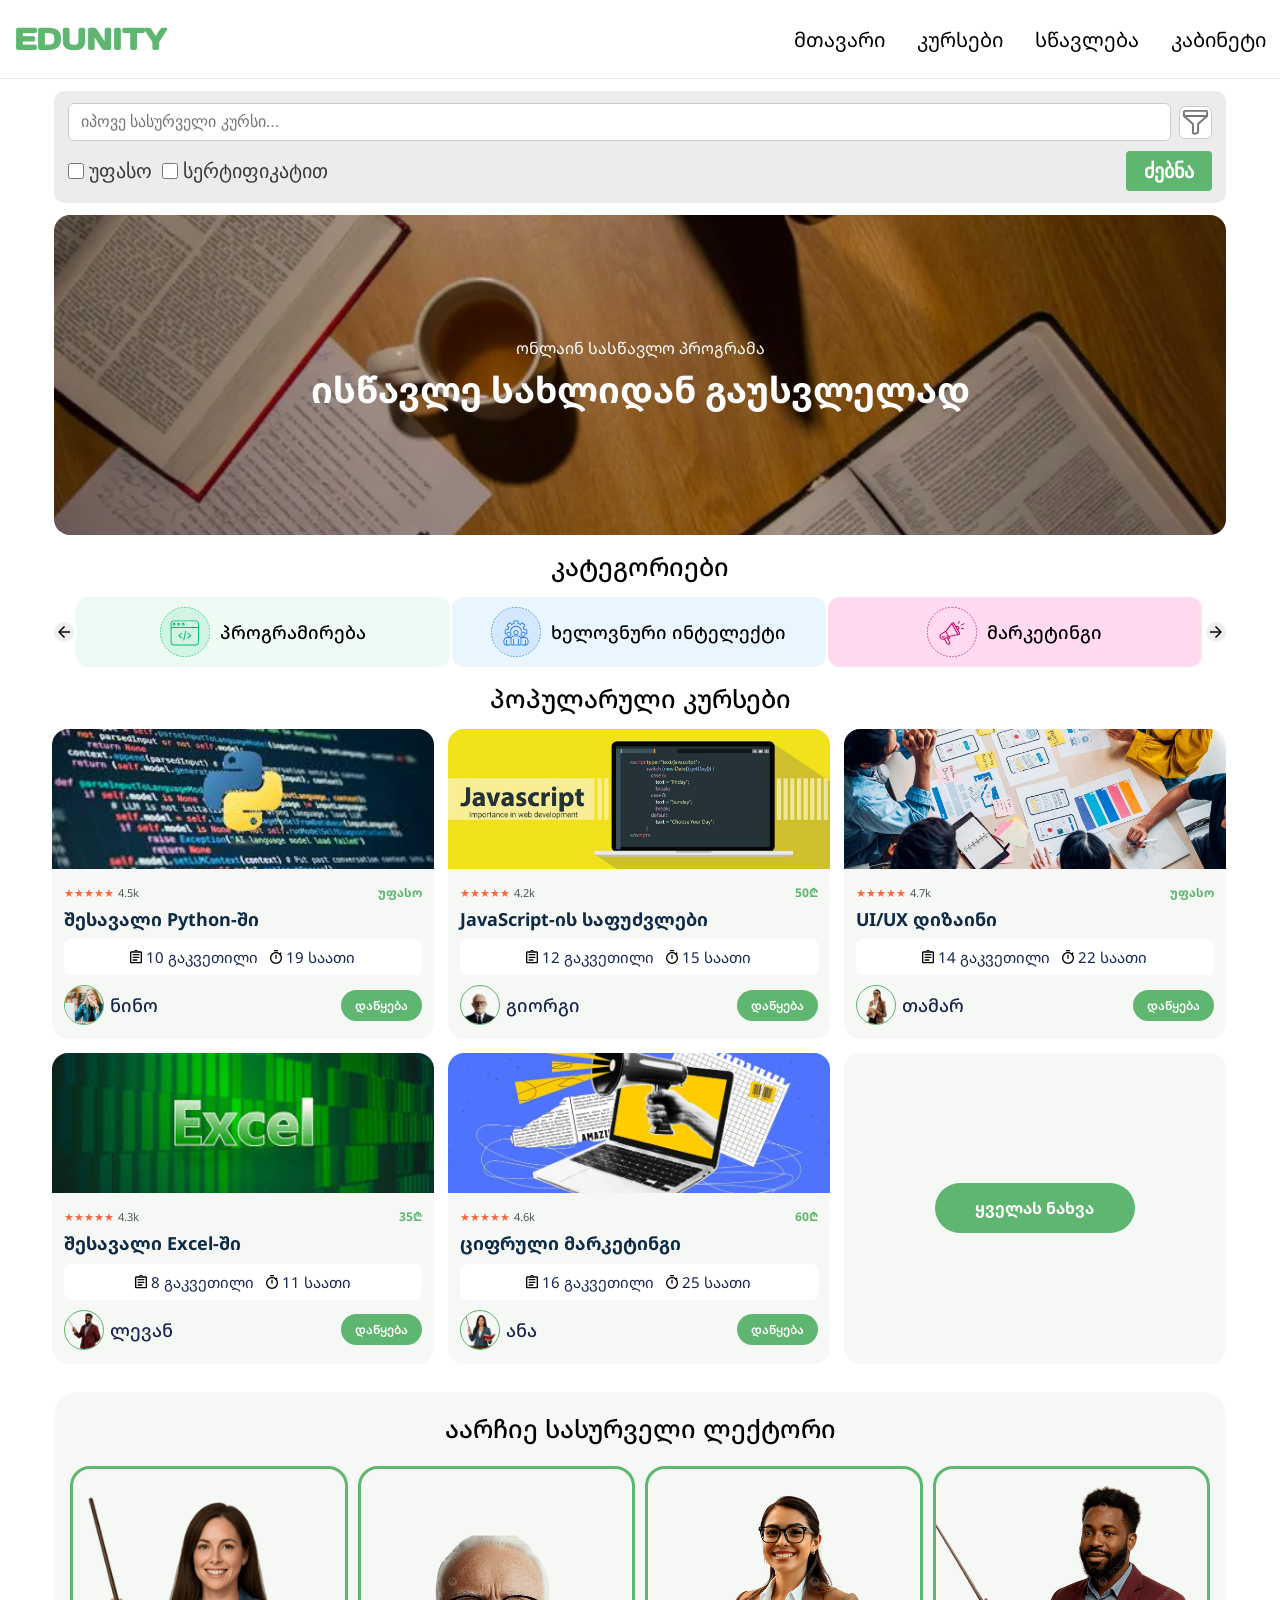
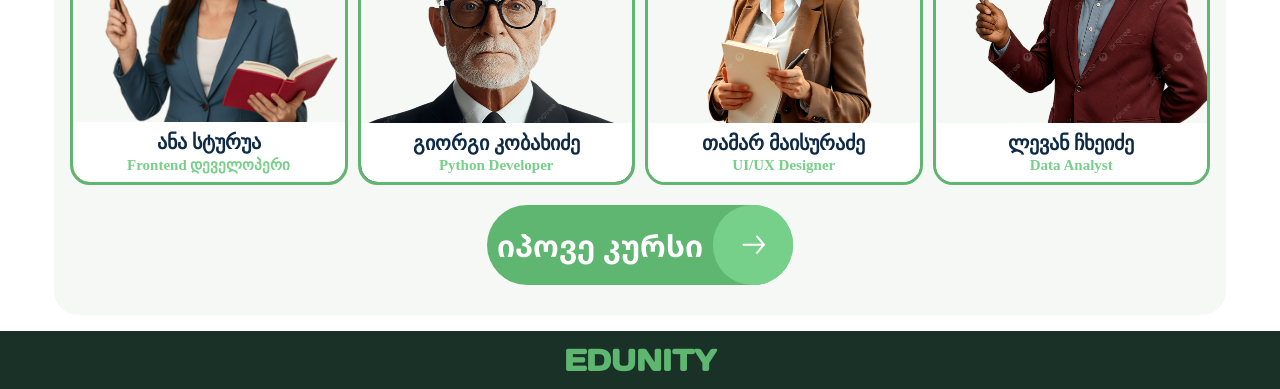
<file: index.html>
<!DOCTYPE html>
<html lang="en">
<head>
    <meta charset="UTF-8">
    <meta name="viewport" content="width=device-width, initial-scale=1.0">
    <title>Document</title>
    <link rel="stylesheet" href="css/syle.css">
    <link rel="preconnect" href="https://fonts.googleapis.com">
<link rel="preconnect" href="https://fonts.gstatic.com" crossorigin>
<link href="https://fonts.googleapis.com/css2?family=Barlow&family=Bellefair&family=Days+One&family=Noto+Sans+Georgian:wght@100;400;700&display=swap" rel="stylesheet">
<link href="https://fonts.googleapis.com/css2?family=Barlow:ital,wght@0,100;0,200;0,300;0,400;0,500;0,600;0,700;0,800;0,900;1,100;1,200;1,300;1,400;1,500;1,600;1,700;1,800;1,900&family=Bellefair&family=Days+One&display=swap" rel="stylesheet">
</head>
<body>
    <div class="overlay" id="overlay"></div>

    <header>
        <div class="header-container">
            <div class="logo-burger-container">
                <a href="./index.html" class="logo">EDUNITY</a>
                <img src="assets/icon-menu.svg" class="burger" id="burger-button">
            </div>
            <nav id="nav">
                <button class="close" id="close-button"><img src="assets/icon-close.svg" class="close-image"></button>
                <ul>
                    <li>მთავარი</li>
                    <li>კურსები</li>
                    <li>სწავლება</li>
                    <li><a  href="pages/login.html">კაბინეტი</a></li>
                </ul>
            </nav>


            </div>
        </div>
    </header>
    <div class="rest">
        <div class="search-container">
            <div class="search-pirveli">
                <div class="srch-input">
                    <input type="text" placeholder="იპოვე სასურველი კურსი...">
                </div>
                <button class="filtri" aria-label="ფილტრი">
                    <img src="assets/filter-alt-svgrepo-com.svg" alt="">
                </button>
            </div>
            <div class="search-meore">
                <label class="checkbox">
                    <input type="checkbox"> უფასო
                </label>
                <label class="checkbox">
                    <input type="checkbox"> სერტიფიკატით
                </label>
                <button class="dzebna">ძებნა</button>
            </div>
        </div>
        
        <div class="hero">
            <img src="assets/6a271e3eb98daaae9f1831e6300ee89a94a3ac52.png" alt=""class= "hero-picture">
            <div class="hero-text">
                <p>ონლაინ სასწავლო პროგრამა</p>
                <h1>ისწავლე სახლიდან გაუსვლელად</h1>
            </div>
        </div>
        <div class="kategoriebi">
            
            <p>კატეგორიები</p>
            <div>
                <button class="arrow" id="wina"><img src="assets/left button.png" alt=""></button>
                <div class="cards">
                    <div class="cards-container" id="cards-container">
                        <div class="card1">
                            <img src="assets/programireba.svg" alt="">
                            <p>პროგრამირება</p>
                        </div>
                        <div class="card2">
                            <img src="assets/xelovnuri-inteleqti.svg"  alt="">
                            <p>ხელოვნური ინტელექტი</p>
                        </div>
                        <div class="card3">
                            <img src="assets/marketingi.svg" alt="">
                            <p>მარკეტინგი</p>
                        </div>
                        <div class="card4">
                            <img src="assets/ux-ui.svg" alt="">
                            <p>UX/UI დიზაინი</p>
                        </div>
                        <div class="card5">
                            <img src="assets/video-editingi.svg" alt="">
                            <p>ვიდეო ედითინგი</p>
                        </div>
                        <div class="card6">
                            <img src="assets/grafikuli-dizaini.svg" alt="">
                            <p>გრაფიკული დიზაინი</p>
                        </div>
                    </div>
                </div>
                <button class="arrow" id="shemdegi"><img src="assets/right button.png" alt=""></button>
            </div>
            
        </div>
        <div class="kursebi">
            <p class="pop-kursebi">პოპულარული კურსები</p>
            <div class="kursebi-scroll">
                <div class="kursebi-container">

                </div>
            </div>
        </div>
        <div class="leqtorebi">
            <div class="aarchie-leqtori">აარჩიე სასურველი ლექტორი</div>
                
                <div class="leqtorebis-fotoebi">
                </div>
                <button class="ipove-kursi-button">
                    <p>იპოვე კურსი</p>
                    <img src="assets/ipove-kursi-arrow.svg" alt="" class="ipove-kursi-arrow">
                </button>
            </div>
            

        </div>
    </div>

    <footer><p>EDUNITY</p></footer>
<script src="js/main.js"></script>
</body>
</html>
</file>
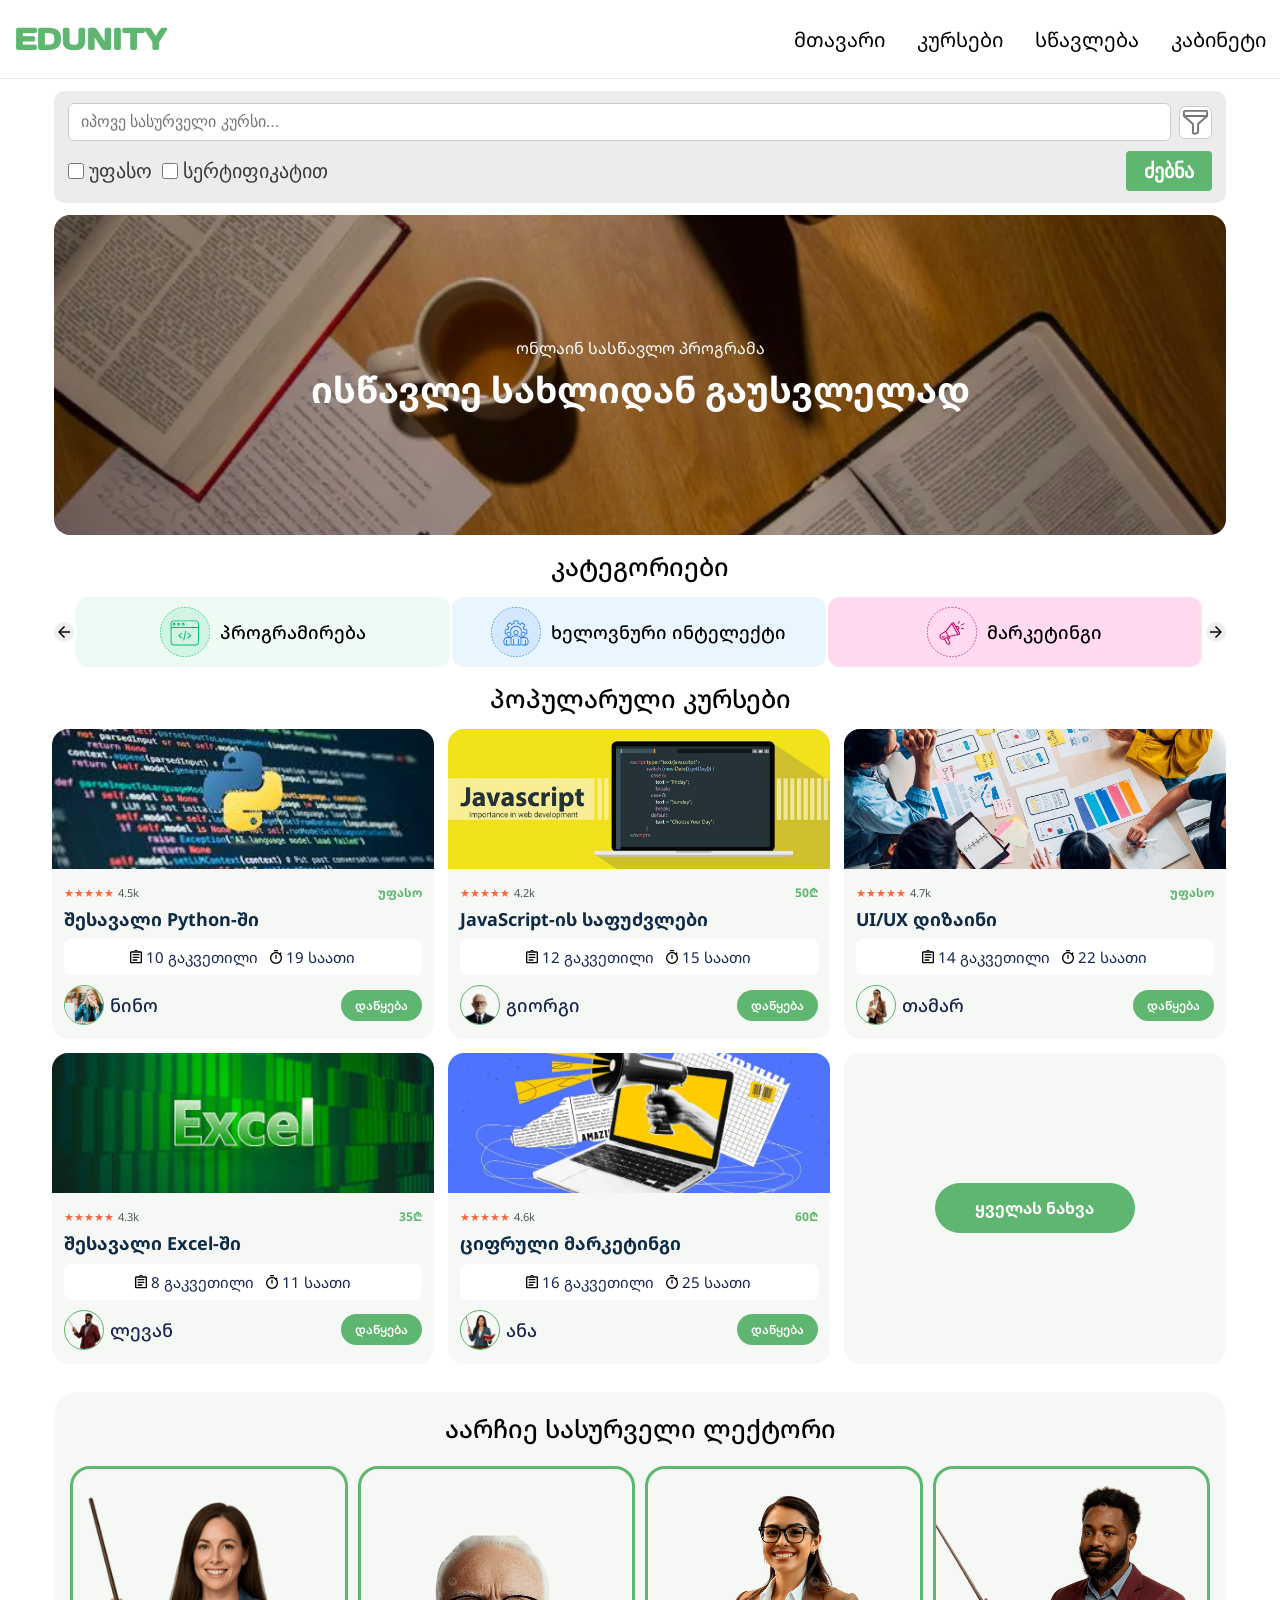
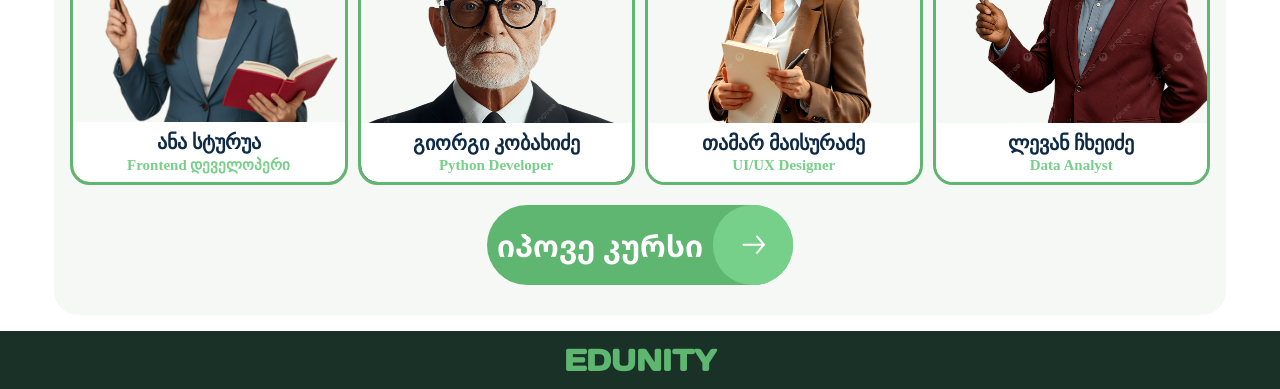
<file: frontend-finaluri/index.html>
<!DOCTYPE html>
<html lang="en">
<head>
    <meta charset="UTF-8">
    <meta name="viewport" content="width=device-width, initial-scale=1.0">
    <title>Document</title>
    <link rel="stylesheet" href="/css/syle.css">
    <link rel="preconnect" href="https://fonts.googleapis.com">
<link rel="preconnect" href="https://fonts.gstatic.com" crossorigin>
<link href="https://fonts.googleapis.com/css2?family=Barlow&family=Bellefair&family=Days+One&family=Noto+Sans+Georgian:wght@100;400;700&display=swap" rel="stylesheet">
<link href="https://fonts.googleapis.com/css2?family=Barlow:ital,wght@0,100;0,200;0,300;0,400;0,500;0,600;0,700;0,800;0,900;1,100;1,200;1,300;1,400;1,500;1,600;1,700;1,800;1,900&family=Bellefair&family=Days+One&display=swap" rel="stylesheet">
</head>
<body>
    <div class="overlay" id="overlay"></div>

    <header>
        <div class="header-container">
            <div class="logo-burger-container">
                <a href="index.html" class="logo">EDUNITY</a>
                <img src="assets/icon-menu.svg" class="burger" id="burger-button">
            </div>
            <nav id="nav">
                <button class="close" id="close-button"><img src="/assets/icon-close.svg" class="close-image"></button>
                <ul>
                    <li>მთავარი</li>
                    <li>კურსები</li>
                    <li>სწავლება</li>
                    <li><a  href="pages/login.html">კაბინეტი</a></li>
                </ul>
            </nav>


            </div>
        </div>
    </header>
    <div class="rest">
        <div class="search-container">
            <div class="search-pirveli">
                <div class="srch-input">
                    <input type="text" placeholder="იპოვე სასურველი კურსი...">
                </div>
                <button class="filtri" aria-label="ფილტრი">
                    <img src="/assets/filter-alt-svgrepo-com.svg" alt="">
                </button>
            </div>
            <div class="search-meore">
                <label class="checkbox">
                    <input type="checkbox"> უფასო
                </label>
                <label class="checkbox">
                    <input type="checkbox"> სერტიფიკატით
                </label>
                <button class="dzebna">ძებნა</button>
            </div>
        </div>
        
        <div class="hero">
            <img src="/assets/6a271e3eb98daaae9f1831e6300ee89a94a3ac52.png" alt=""class= "hero-picture">
            <div class="hero-text">
                <p>ონლაინ სასწავლო პროგრამა</p>
                <h1>ისწავლე სახლიდან გაუსვლელად</h1>
            </div>
        </div>
        <div class="kategoriebi">
            
            <p>კატეგორიები</p>
            <div>
                <button class="arrow" id="wina"><img src="/assets/left button.png" alt=""></button>
                <div class="cards">
                    <div class="cards-container" id="cards-container">
                        <div class="card1">
                            <img src="/assets/programireba.svg" alt="">
                            <p>პროგრამირება</p>
                        </div>
                        <div class="card2">
                            <img src="/assets/xelovnuri-inteleqti.svg"  alt="">
                            <p>ხელოვნური ინტელექტი</p>
                        </div>
                        <div class="card3">
                            <img src="/assets/marketingi.svg" alt="">
                            <p>მარკეტინგი</p>
                        </div>
                        <div class="card4">
                            <img src="/assets/ux-ui.svg" alt="">
                            <p>UX/UI დიზაინი</p>
                        </div>
                        <div class="card5">
                            <img src="/assets/video-editingi.svg" alt="">
                            <p>ვიდეო ედითინგი</p>
                        </div>
                        <div class="card6">
                            <img src="/assets/grafikuli-dizaini.svg" alt="">
                            <p>გრაფიკული დიზაინი</p>
                        </div>
                    </div>
                </div>
                <button class="arrow" id="shemdegi"><img src="/assets/right button.png" alt=""></button>
            </div>
            
        </div>
        <div class="kursebi">
            <p class="pop-kursebi">პოპულარული კურსები</p>
            <div class="kursebi-scroll">
                <div class="kursebi-container">

                </div>
            </div>
        </div>
        <div class="leqtorebi">
            <div class="aarchie-leqtori">აარჩიე სასურველი ლექტორი</div>
                
                <div class="leqtorebis-fotoebi">
                </div>
                <button class="ipove-kursi-button">
                    <p>იპოვე კურსი</p>
                    <img src="/assets/ipove-kursi-arrow.svg" alt="" class="ipove-kursi-arrow">
                </button>
            </div>
            

        </div>
    </div>

    <footer><p>EDUNITY</p></footer>
<script src="js/main.js"></script>
</body>
</html>
</file>
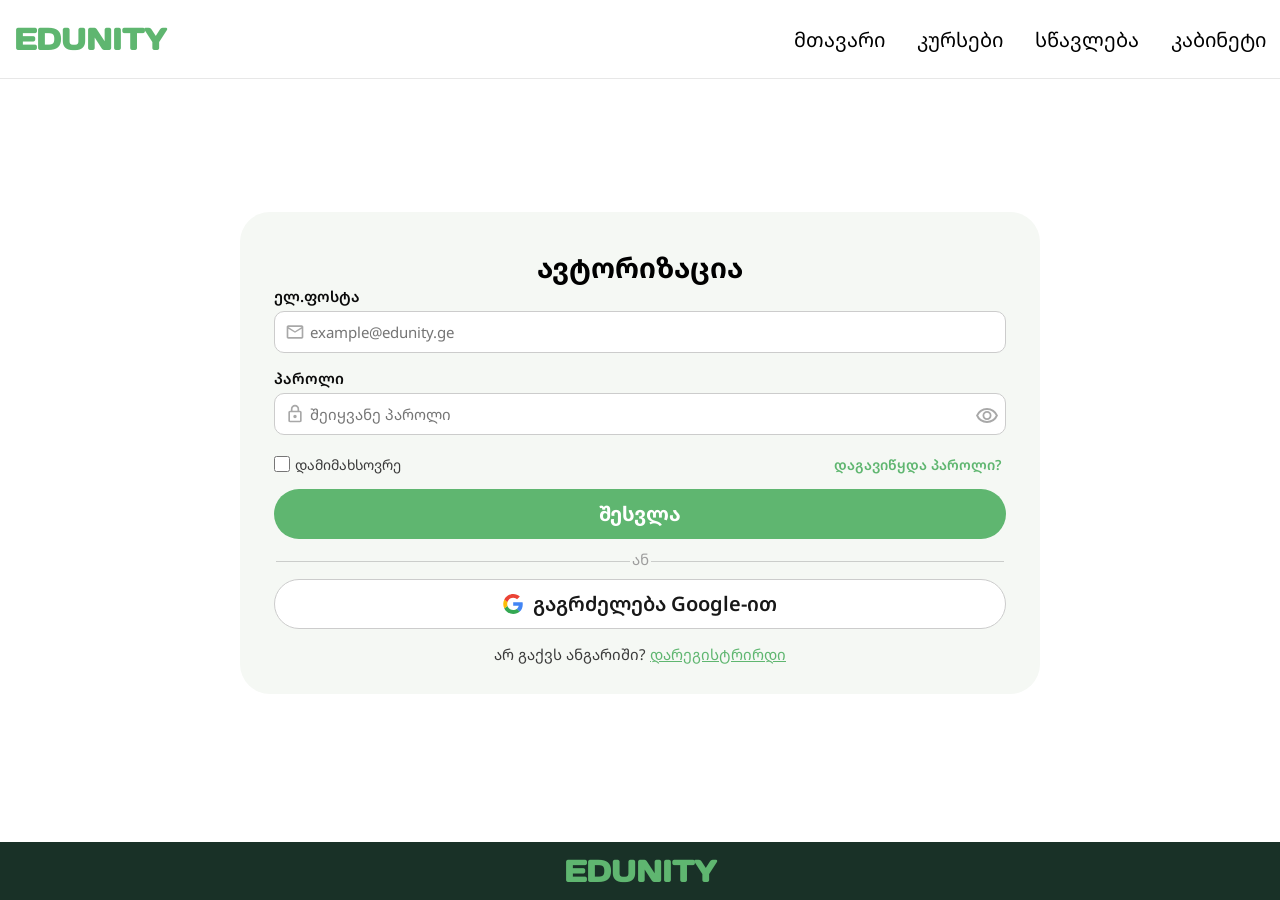
<file: pages/login.html>
<!DOCTYPE html>
<html lang="ka">
<head>
    <meta charset="UTF-8">
    <meta name="viewport" content="width=device-width, initial-scale=1.0">
    <title>შესვლა | EDUNITY</title>

    <link rel="stylesheet" href="../css/syle.css">
    <link rel="stylesheet" href="../css/autorizacia.css">

    <link rel="preconnect" href="https://fonts.googleapis.com">
    <link rel="preconnect" href="https://fonts.gstatic.com" crossorigin>
    <link href="https://fonts.googleapis.com/css2?family=Barlow&family=Bellefair&family=Days+One&family=Noto+Sans+Georgian:wght@100;400;700&display=swap" rel="stylesheet">
</head>

<body>
    <div class="overlay" id="overlay"></div>

    <header>
        <div class="header-container">
            <div class="logo-burger-container">
                <a href="../index.html" class="logo">EDUNITY</a>
                <img src="../assets/icon-menu.svg" class="burger" id="burger-button">
            </div>

            <nav id="nav">
                <button class="close" id="close-button">
                    <img src="../assets/icon-close.svg" class="close-image">
                </button>

                <ul>
                    <li>მთავარი</li>
                    <li>კურსები</li>
                    <li>სწავლება</li>
                    <li>კაბინეტი</li>
                </ul>
            </nav>
        </div>
    </header>

    <div class="rest">
        <main class="avtorizacia-container">
            <div class="avtorizacia-card">

                <div class="avtorizacia-satauri">
                    <h1>ავტორიზაცია</h1>
                </div>

                <form class="avtorizacia-inputebi" id="login" novalidate>

                    <label class="avtorizaciis-veli">
                        <span class="velis-texti">ელ.ფოსტა</span>

                        <div class="velis-input">
                            <img src="../assets/mail.svg" alt="" class="avtorizacia-iconebi">

                            <input
                                type="email"
                                name="email"
                                id="meili"
                                placeholder="example@edunity.ge"
                                autocomplete="email"
                                required
                            >
                        </div>

                        <span class="avtorizacia-shecdoma" id="shecdomameilshi"></span>
                    </label>

                    <label class="avtorizaciis-veli">
                        <span class="velis-texti">პაროლი</span>

                        <div class="velis-input">
                            <img src="../assets/lock.svg" alt="" class="avtorizacia-iconebi">

                            <input
                                type="password"
                                name="password"
                                id="paroli"
                                placeholder="შეიყვანე პაროლი"
                                autocomplete="current-password"
                                required
                            >

                            <button type="button" class="avtorizacia-iconebi" id="parolisnaxva">
                                <img src="../assets/eye.svg" alt="" id="parolisnaxvaicon">
                            </button>
                        </div>

                        <span class="avtorizacia-shecdoma" id="shecdomaparolshi"></span>
                    </label>

                    <div class="avtorizacia-damimaxsovre">
                        <label class="checkbox">
                            <input type="checkbox">
                            დამიმახსოვრე
                        </label>

                        <a href="" class="avtorizacia-dagaviwyda">
                            დაგავიწყდა პაროლი?
                        </a>
                    </div>

                    <button type="submit" class="avtorizacia-dadastureba">
                        შესვლა
                    </button>

                    <div class="avtorizacia-an">
                        <span class="an-xazi"></span>
                        <span>ან</span>
                        <span class="an-xazi"></span>
                    </div>

                    <button type="button" class="avtorizacia-google">
                        <img src="../assets/google.svg" alt="">
                        გაგრძელება Google-ით
                    </button>

                </form>

                <p class="avtorizacia-footer">
                    არ გაქვს ანგარიში?
                    <a href="./register.html" class="avtorizacia-registracia-shesvla">
                        დარეგისტრირდი
                    </a>
                </p>

            </div>
        </main>
    </div>

    <footer>
        <p>EDUNITY</p>
    </footer>

    <script src="../js/login.js"></script>
</body>
</html>
</file>
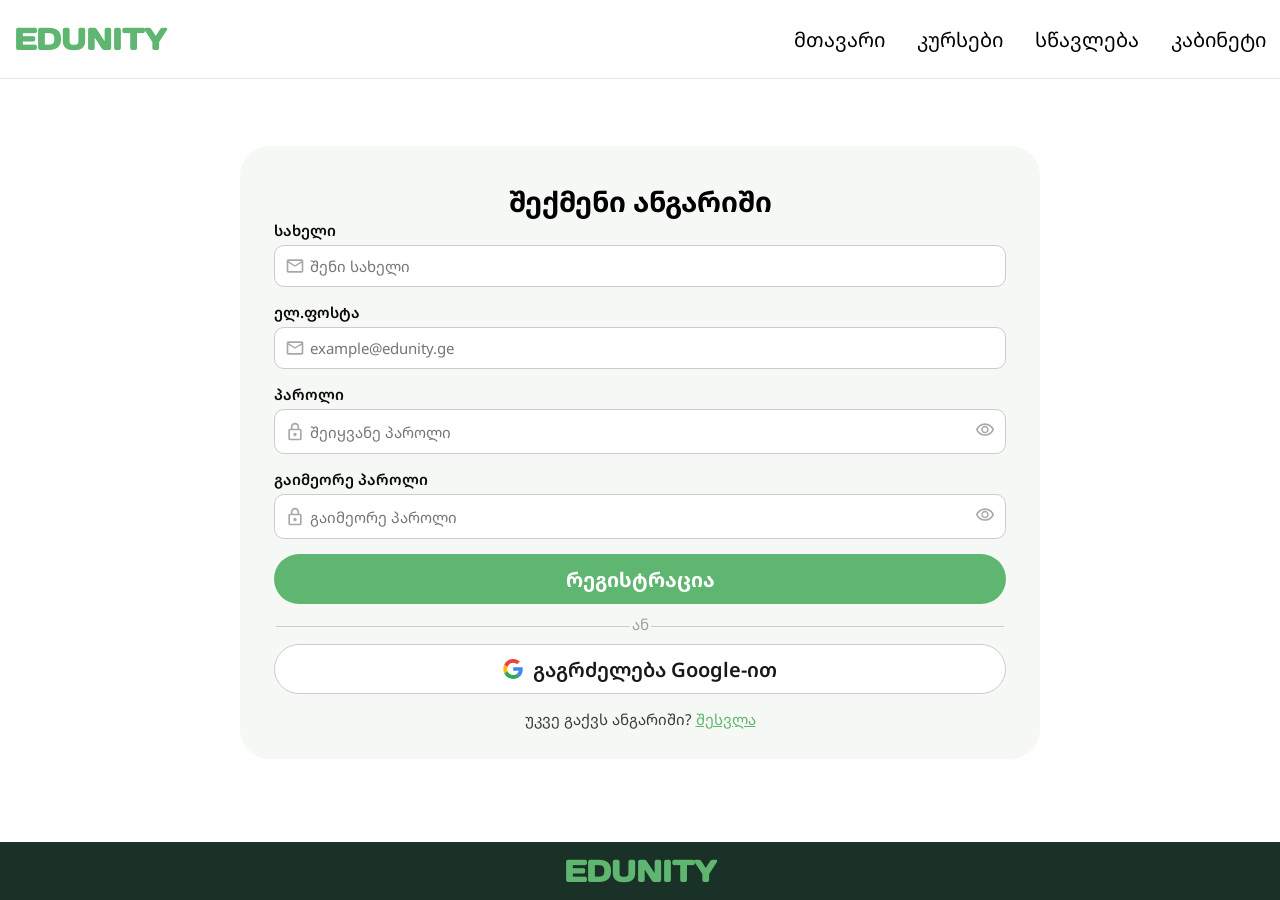
<file: pages/register.html>
<!DOCTYPE html>
<html lang="ka">
<head>
    <meta charset="UTF-8">
    <meta name="viewport" content="width=device-width, initial-scale=1.0">
    <title>რეგისტრაცია | EDUNITY</title>

    <link rel="stylesheet" href="../css/syle.css">
    <link rel="stylesheet" href="../css/autorizacia.css">

    <link rel="preconnect" href="https://fonts.googleapis.com">
    <link rel="preconnect" href="https://fonts.gstatic.com" crossorigin>
    <link href="https://fonts.googleapis.com/css2?family=Barlow&family=Bellefair&family=Days+One&family=Noto+Sans+Georgian:wght@100;400;700&display=swap" rel="stylesheet">
</head>

<body>
    <div class="overlay" id="overlay"></div>

    <header>
        <div class="header-container">

            <div class="logo-burger-container">
                <a href="../index.html" class="logo">EDUNITY</a>
                <img src="../assets/icon-menu.svg" class="burger" id="burger-button">
            </div>

            <nav id="nav">
                <button class="close" id="close-button">
                    <img src="../assets/icon-close.svg" class="close-image">
                </button>

                <ul>
                    <li>მთავარი</li>
                    <li>კურსები</li>
                    <li>სწავლება</li>
                    <li>კაბინეტი</li>
                </ul>
            </nav>

        </div>
    </header>

    <div class="rest">
        <main class="avtorizacia-container">

            <div class="avtorizacia-card">

                <div class="avtorizacia-satauri">
                    <h1>შექმენი ანგარიში</h1>
                </div>

                <form class="avtorizacia-inputebi" id="registracia" novalidate>

                    <label class="avtorizaciis-veli">
                        <span class="velis-texti">სახელი</span>

                        <div class="velis-input">
                            <img src="../assets/mail.svg" class="avtorizacia-iconebi">

                            <input type="text"
                                   id="saxeli"
                                   placeholder="შენი სახელი"
                                   autocomplete="name"
                                   required>
                        </div>

                        <span class="avtorizacia-shecdoma" id="shecdoma-saxelshi"></span>
                    </label>
                    <label class="avtorizaciis-veli">
                        <span class="velis-texti">ელ.ფოსტა</span>

                        <div class="velis-input">
                            <img src="../assets/mail.svg" class="avtorizacia-iconebi">

                            <input type="email"
                                   id="meili"
                                   placeholder="example@edunity.ge"
                                   autocomplete="email"
                                   required>
                        </div>

                        <span class="avtorizacia-shecdoma" id="shecdoma-meilshi"></span>
                    </label>
                    <label class="avtorizaciis-veli">
                        <span class="velis-texti">პაროლი</span>

                        <div class="velis-input">
                            <img src="../assets/lock.svg" class="avtorizacia-iconebi">

                            <input type="password" id="paroli" placeholder="შეიყვანე პაროლი" autocomplete="new-password" >

                            <button type="button" id="parolis-naxva">
                                <img src="../assets/eye.svg" class="avtorizacia-iconebi">
                            </button>
                        </div>

                        <span class="avtorizacia-shecdoma" id="shecdoma-parolshi"></span>
                    </label>

                    <label class="avtorizaciis-veli">
                        <span class="velis-texti">გაიმეორე პაროლი</span>

                        <div class="velis-input">
                            <img src="../assets/lock.svg" class="avtorizacia-iconebi">

                            <input type="password"
                                   id="gaimeore-paroli"
                                   placeholder="გაიმეორე პაროლი"
                                   autocomplete="new-password"
                                   required>

                            <button type="button" id="ganmeorebis-naxva">
                                <img src="../assets/eye.svg" class="avtorizacia-iconebi">
                            </button>
                        </div>

                        <span class="avtorizacia-shecdoma" id="shecdoma-gameorebashi"></span>
                    </label>

                    <button type="submit" class="avtorizacia-dadastureba">
                        რეგისტრაცია
                    </button>

                    <div class="avtorizacia-an">
                        <span class="an-xazi"></span>
                        <span>ან</span>
                        <span class="an-xazi"></span>
                    </div>

                    <button type="button" class="avtorizacia-google">
                        <img src="../assets/google.svg">
                        გაგრძელება Google-ით
                    </button>

                </form>

                <p class="avtorizacia-footer">
                    უკვე გაქვს ანგარიში?
                    <a href="./login.html" class="avtorizacia-registracia-shesvla">
                        შესვლა
                    </a>
                </p>

            </div>

        </main>
    </div>

    <footer>
        <p>EDUNITY</p>
    </footer>

    <script src="../js/register.js"></script>
</body>
</html>
</file>
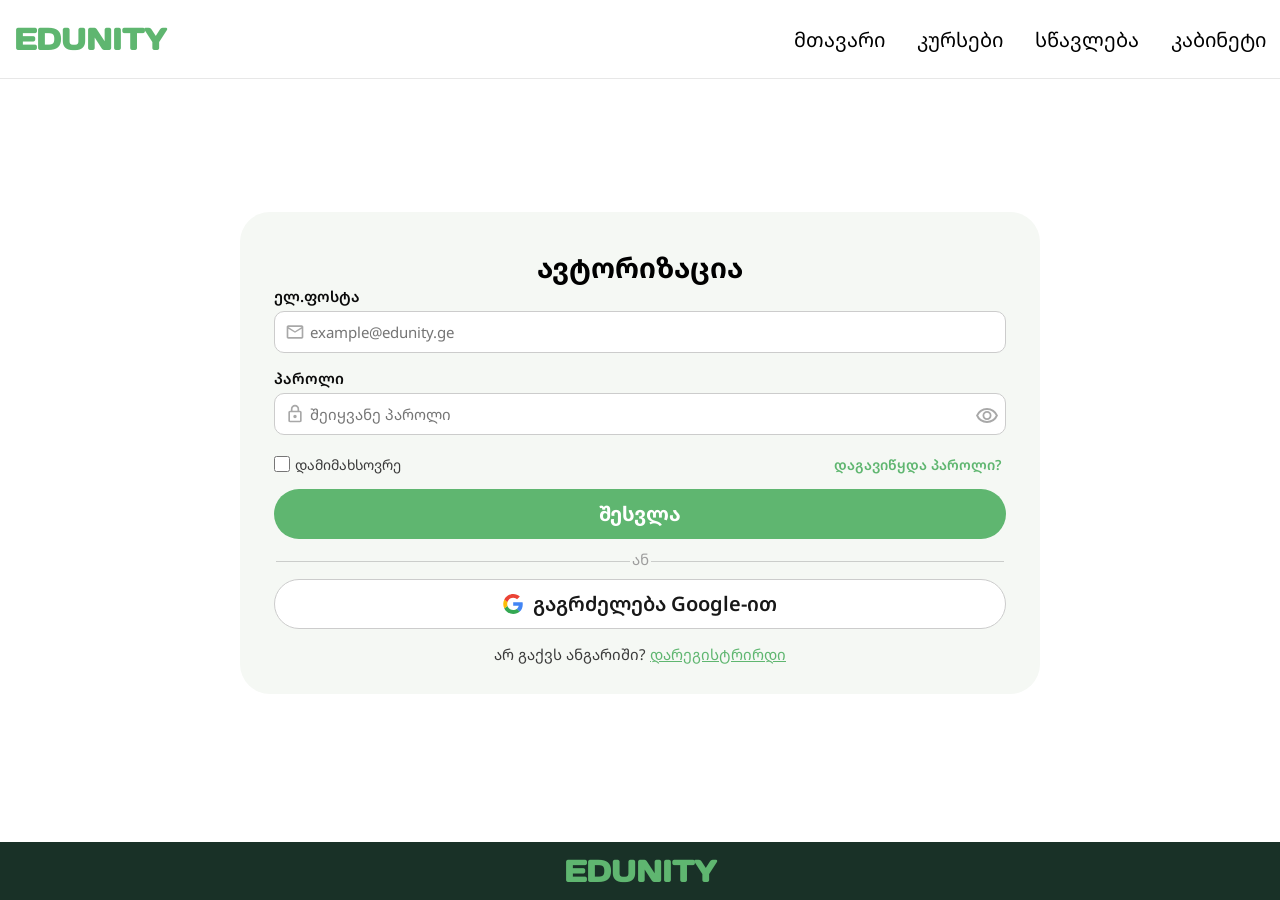
<file: frontend-finaluri/pages/login.html>
<!DOCTYPE html>
<html lang="ka">
<head>
    <meta charset="UTF-8">
    <meta name="viewport" content="width=device-width, initial-scale=1.0">
    <title>შესვლა | EDUNITY</title>

    <link rel="stylesheet" href="/css/syle.css">
    <link rel="stylesheet" href="/css/autorizacia.css">

    <link rel="preconnect" href="https://fonts.googleapis.com">
    <link rel="preconnect" href="https://fonts.gstatic.com" crossorigin>
    <link href="https://fonts.googleapis.com/css2?family=Barlow&family=Bellefair&family=Days+One&family=Noto+Sans+Georgian:wght@100;400;700&display=swap" rel="stylesheet">
</head>

<body>
    <div class="overlay" id="overlay"></div>

    <header>
        <div class="header-container">
            <div class="logo-burger-container">
                <a href="/" class="logo">EDUNITY</a>
                <img src="/assets/icon-menu.svg" class="burger" id="burger-button">
            </div>

            <nav id="nav">
                <button class="close" id="close-button">
                    <img src="/assets/icon-close.svg" class="close-image">
                </button>

                <ul>
                    <li>მთავარი</li>
                    <li>კურსები</li>
                    <li>სწავლება</li>
                    <li>კაბინეტი</li>
                </ul>
            </nav>
        </div>
    </header>

    <div class="rest">
        <main class="avtorizacia-container">
            <div class="avtorizacia-card">

                <div class="avtorizacia-satauri">
                    <h1>ავტორიზაცია</h1>
                </div>

                <form class="avtorizacia-inputebi" id="login" novalidate>

                    <label class="avtorizaciis-veli">
                        <span class="velis-texti">ელ.ფოსტა</span>

                        <div class="velis-input">
                            <img src="/assets/mail.svg" alt="" class="avtorizacia-iconebi">

                            <input
                                type="email"
                                name="email"
                                id="meili"
                                placeholder="example@edunity.ge"
                                autocomplete="email"
                                required
                            >
                        </div>

                        <span class="avtorizacia-shecdoma" id="shecdomameilshi"></span>
                    </label>

                    <label class="avtorizaciis-veli">
                        <span class="velis-texti">პაროლი</span>

                        <div class="velis-input">
                            <img src="/assets/lock.svg" alt="" class="avtorizacia-iconebi">

                            <input
                                type="password"
                                name="password"
                                id="paroli"
                                placeholder="შეიყვანე პაროლი"
                                autocomplete="current-password"
                                required
                            >

                            <button type="button" class="avtorizacia-iconebi" id="parolisnaxva">
                                <img src="/assets/eye.svg" alt="" id="parolisnaxvaicon">
                            </button>
                        </div>

                        <span class="avtorizacia-shecdoma" id="shecdomaparolshi"></span>
                    </label>

                    <div class="avtorizacia-damimaxsovre">
                        <label class="checkbox">
                            <input type="checkbox">
                            დამიმახსოვრე
                        </label>

                        <a href="" class="avtorizacia-dagaviwyda">
                            დაგავიწყდა პაროლი?
                        </a>
                    </div>

                    <button type="submit" class="avtorizacia-dadastureba">
                        შესვლა
                    </button>

                    <div class="avtorizacia-an">
                        <span class="an-xazi"></span>
                        <span>ან</span>
                        <span class="an-xazi"></span>
                    </div>

                    <button type="button" class="avtorizacia-google">
                        <img src="/assets/google.svg" alt="">
                        გაგრძელება Google-ით
                    </button>

                </form>

                <p class="avtorizacia-footer">
                    არ გაქვს ანგარიში?
                    <a href="/pages/register.html" class="avtorizacia-registracia-shesvla">
                        დარეგისტრირდი
                    </a>
                </p>

            </div>
        </main>
    </div>

    <footer>
        <p>EDUNITY</p>
    </footer>

    <script src="/js/login.js"></script>
</body>
</html>
</file>
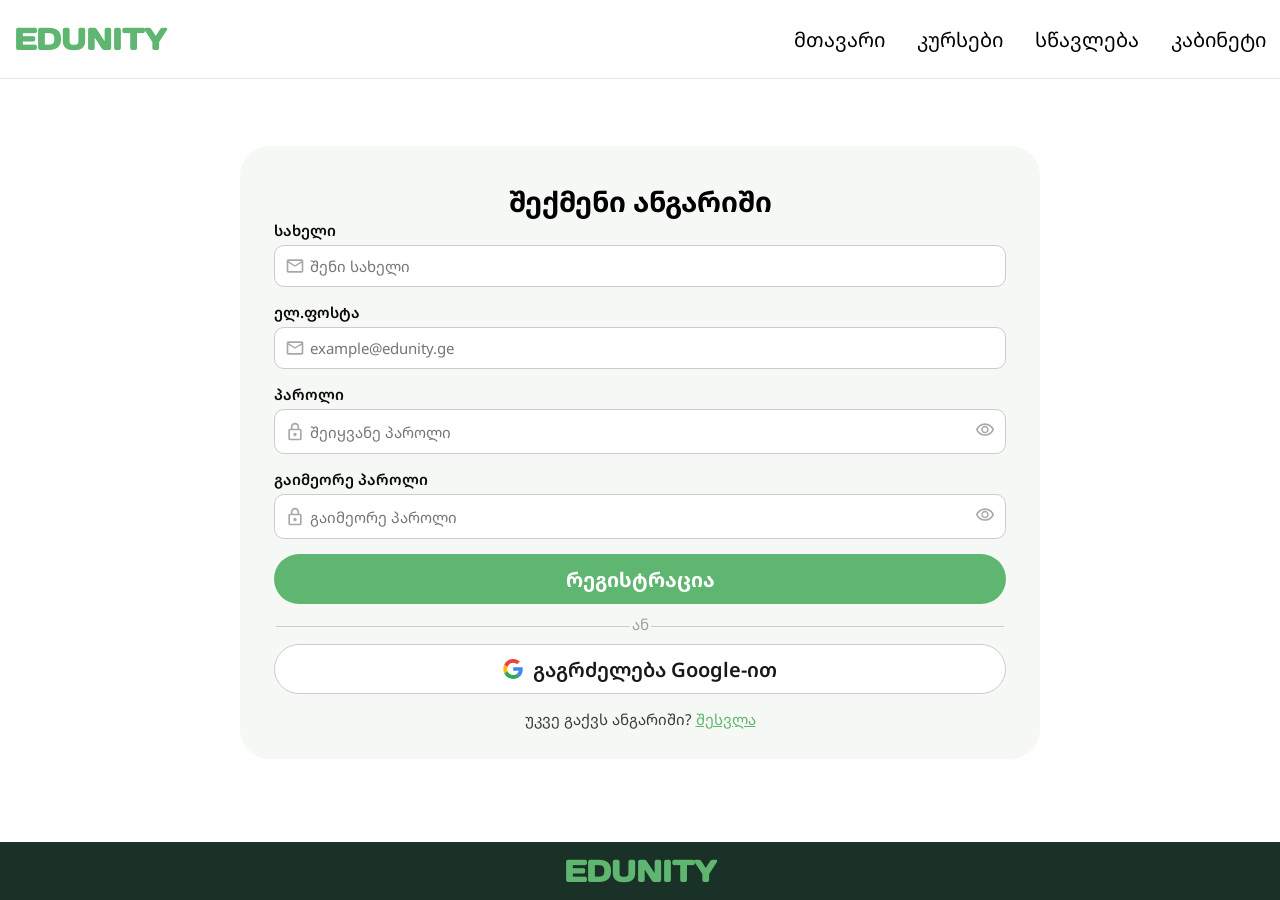
<file: frontend-finaluri/pages/register.html>
<!DOCTYPE html>
<html lang="ka">
<head>
    <meta charset="UTF-8">
    <meta name="viewport" content="width=device-width, initial-scale=1.0">
    <title>რეგისტრაცია | EDUNITY</title>

    <link rel="stylesheet" href="/css/syle.css">
    <link rel="stylesheet" href="/css/autorizacia.css">

    <link rel="preconnect" href="https://fonts.googleapis.com">
    <link rel="preconnect" href="https://fonts.gstatic.com" crossorigin>
    <link href="https://fonts.googleapis.com/css2?family=Barlow&family=Bellefair&family=Days+One&family=Noto+Sans+Georgian:wght@100;400;700&display=swap" rel="stylesheet">
</head>

<body>
    <div class="overlay" id="overlay"></div>

    <header>
        <div class="header-container">

            <div class="logo-burger-container">
                <a href="/" class="logo">EDUNITY</a>
                <img src="/assets/icon-menu.svg" class="burger" id="burger-button">
            </div>

            <nav id="nav">
                <button class="close" id="close-button">
                    <img src="/assets/icon-close.svg" class="close-image">
                </button>

                <ul>
                    <li>მთავარი</li>
                    <li>კურსები</li>
                    <li>სწავლება</li>
                    <li>კაბინეტი</li>
                </ul>
            </nav>

        </div>
    </header>

    <div class="rest">
        <main class="avtorizacia-container">

            <div class="avtorizacia-card">

                <div class="avtorizacia-satauri">
                    <h1>შექმენი ანგარიში</h1>
                </div>

                <form class="avtorizacia-inputebi" id="registracia" novalidate>

                    <label class="avtorizaciis-veli">
                        <span class="velis-texti">სახელი</span>

                        <div class="velis-input">
                            <img src="/assets/mail.svg" class="avtorizacia-iconebi">

                            <input type="text"
                                   id="saxeli"
                                   placeholder="შენი სახელი"
                                   autocomplete="name"
                                   required>
                        </div>

                        <span class="avtorizacia-shecdoma" id="shecdoma-saxelshi"></span>
                    </label>
                    <label class="avtorizaciis-veli">
                        <span class="velis-texti">ელ.ფოსტა</span>

                        <div class="velis-input">
                            <img src="/assets/mail.svg" class="avtorizacia-iconebi">

                            <input type="email"
                                   id="meili"
                                   placeholder="example@edunity.ge"
                                   autocomplete="email"
                                   required>
                        </div>

                        <span class="avtorizacia-shecdoma" id="shecdoma-meilshi"></span>
                    </label>
                    <label class="avtorizaciis-veli">
                        <span class="velis-texti">პაროლი</span>

                        <div class="velis-input">
                            <img src="/assets/lock.svg" class="avtorizacia-iconebi">

                            <input type="password" id="paroli" placeholder="შეიყვანე პაროლი" autocomplete="new-password" >

                            <button type="button" id="parolis-naxva">
                                <img src="/assets/eye.svg" class="avtorizacia-iconebi">
                            </button>
                        </div>

                        <span class="avtorizacia-shecdoma" id="shecdoma-parolshi"></span>
                    </label>

                    <label class="avtorizaciis-veli">
                        <span class="velis-texti">გაიმეორე პაროლი</span>

                        <div class="velis-input">
                            <img src="/assets/lock.svg" class="avtorizacia-iconebi">

                            <input type="password"
                                   id="gaimeore-paroli"
                                   placeholder="გაიმეორე პაროლი"
                                   autocomplete="new-password"
                                   required>

                            <button type="button" id="ganmeorebis-naxva">
                                <img src="/assets/eye.svg" class="avtorizacia-iconebi">
                            </button>
                        </div>

                        <span class="avtorizacia-shecdoma" id="shecdoma-gameorebashi"></span>
                    </label>

                    <button type="submit" class="avtorizacia-dadastureba">
                        რეგისტრაცია
                    </button>

                    <div class="avtorizacia-an">
                        <span class="an-xazi"></span>
                        <span>ან</span>
                        <span class="an-xazi"></span>
                    </div>

                    <button type="button" class="avtorizacia-google">
                        <img src="/assets/google.svg">
                        გაგრძელება Google-ით
                    </button>

                </form>

                <p class="avtorizacia-footer">
                    უკვე გაქვს ანგარიში?
                    <a href="/pages/login.html" class="avtorizacia-registracia-shesvla">
                        შესვლა
                    </a>
                </p>

            </div>

        </main>
    </div>

    <footer>
        <p>EDUNITY</p>
    </footer>

    <script src="/js/register.js"></script>
</body>
</html>
</file>
<file: css/syle.css>
* {
    padding: 0;
    margin: 0;
    box-sizing: border-box;
}
.days-one-regular {
  font-family: "Days One", sans-serif;
  font-weight: 400;
  font-style: normal;
}


.noto-sans-georgian-me{
  font-family: "Noto Sans Georgian", sans-serif;
  font-optical-sizing: auto;
  font-weight:100;
  font-style: normal;
  font-variation-settings: "width" 100;
}

header {
    padding: 20px 14px;
    border-bottom: 1px solid #00000018;
    position: relative;
    z-index: 200;
}
.logo-burger-container{
    display: flex;
    width: 100%;
    align-items: center;
    justify-content: space-between;

}
.header-container {
    display: flex;
    flex-direction: row;
    align-items: center;
    justify-content: space-between;
}
nav {
    position: absolute;
    top: 100%;
    left: 0;
    right: 0;
    width: 100%;
    height: auto;
    background: #ffffff;
    padding: 20px;
    border-top: 1px solid #00000018;
    display: none;
    z-index: 201;
    font-family: "Noto Sans Georgian";
}
button{
    background-color: #ffffff00;
    border: 0px;
    cursor: pointer;
}
nav.open {
    display: flex;
    flex-direction: column;
}
nav ul {
    margin-top: 0;
    display: flex;
    flex-direction: column;
    gap: 24px;
}

nav li {
    list-style: none;
    color: rgb(0, 0, 0);
    font-size: 20px;
    cursor: pointer;
    text-decoration: none;
}
nav li a{
    display: block;
    font-family: inherit;
    color: inherit;
    text-decoration: inherit;
    cursor: pointer;
}

.burger {
    width: 30px;
    height: auto;
    cursor: pointer;


}
.logo {
    text-decoration: none;
    color: #5FB670;
    font-size: 30px;
    font-weight: bold;
    font-family: "Days One";
    
}
.close {
    display: flex;
    justify-content: flex-end;
}
.overlay {
    display: none;
    position: fixed;
    top: 70px;
    left: 0;
    right: 0;
    bottom: 0;
    background: rgba(0, 0, 0, 0.5);
    z-index: 200;
}
.overlay.active {
    display: block;
}


.search-container {
    display: flex;
    flex-direction:column ;
    padding: 12px 14px;
    background: #ececec;
    margin: 12px 14px;
    border-radius: 10px;
}

.search-pirveli {
    display: flex;
    gap: 8px;
    align-items: center;
}
.srch-input {
    flex: 1;
    display: flex;
    align-items: center;
    background: #fff;
    border: 1px solid #ccc;
    border-radius: 6px;
    padding: 9px 12px;
    gap: 8px;
}
.srch-input input {
    border: none;
    font-size: 12px;
    color: #9e9e9e;
    width: 100%;
}


.filtri {
    width: 33px;
    height: 33px;
    background: #fff;
    border: 1px solid #ccc;
    border-radius: 6px;
    display: flex;
    align-items: center;
    justify-content: center;
    cursor: pointer;
    flex-shrink: 0;
}
.filter-picture{
    width: 70%;
    fill: #0e2a46;
}

.search-meore {
    display: flex;
    align-items: center;
    gap: 10px;
    margin-top: 10px;
}
.checkbox {
    display: flex;
    align-items: center;
    gap: 5px;
    font-size: 14px;
    cursor: pointer;
    color: #3a3a3a;
}

.checkbox input[type=checkbox] {
    width: 16px;
    height: 16px;

    accent-color: #5fb670;
    cursor: pointer;
}

.dzebna {
    margin-left: auto;
    background: #5fb670;
    color: #fff;
    border-radius: 4px;
    padding: 8px 18px;
    font-size: 14px;
    font-weight: 700;
    cursor: pointer;
}
.hero {
    margin: 0 14px 12px;
    border-radius: 16px;
    overflow: hidden;
    position: relative;
    height: 200px;
}
.hero-picture{
    width: 100%;
    height: 100%;

    object-fit: cover;
}

.hero-text{
    font-family: "Noto Sans Georgian";
    color: white;
    position: absolute;
    inset: 0;
    background-color: #0000002d;
    display: flex;
    flex-direction: column;
    justify-content: center;
    text-align: center;
    padding: 16px;
    gap: 6px;
}
.kategoriebi{
    display: flex;
    flex-direction: column;
    align-items: center;
    margin: 14px 14px;
    gap: 14px;
}
.kategoriebi p{
    font-family: "Noto Sans Georgian";
    font-weight: 500;
    font-size: 25px;
}
.cards{

    width: 80%;
    overflow: hidden;

}
.kategoriebi div{
    display: flex;
    flex-direction: row;
    width: 100%;
    align-items: center;
    gap: 2px;
}

.cards-container div{
    padding: 10px 20px;
    display: flex;
    gap: 10px;
    justify-content: center;
    align-items: center;
    border-radius: 12px;
    width: calc(50% - 1px);
    flex-shrink: 0;
    cursor: pointer;
}
.cards-container{
    display: flex;
    flex-direction: row;
    width: 100%;
    transition: transform 0.3s ease;
    gap: 2px;
    
}
.cards-container div  p{
    font-family: "Noto Sans Georgian";
    font-size: 10px;
}
.cards-container div div {
    width: 50px;
    height: 50px;
    border-radius: 100%;
}
.cards-container  div  img{
    width: 50px;
}
.card1{
    background-color: #EEFBF5;
}

.card2{
    background-color: #EAF6FF;
}
.card3{
    background-color: #FFDAF0;
}
.card4{
    background-color: #FFF3D9;
}
.card5{
    background-color: #DCF5FF;
}
.card6{
    background-color: #DFD4F4;
}


.arrow img{
    width: 20px;
    height: 20px;
    border-radius: 100%;
    display: flex;
    align-items: center;
    justify-content: center;
    cursor: pointer;
}


.kursebi{
    display: flex;
    flex-direction: column;
    justify-content: center;
    margin-bottom: 8px;
    gap: 14px;
    
}

.pop-kursebi{
    font-family: "Noto Sans Georgian";
    font-weight: 500;
    font-size: 25px;
    align-self: center;
}

.kursebi-scroll {
    overflow-x: auto;
    padding: 0 12px 12px;
    scrollbar-width: none;
}
.meti {
    display: flex;
    justify-content: center;
    align-items: center;
    background: #f5f8f4;
    border-radius: 16px;
}

.meti-btn {
    width: 200px;
    height: 50px;
    border: none;
    border-radius: 30px;
    background: #5fb670;
    color: #fff;
    font-size: 16px;
    font-weight: 700;
    cursor: pointer;
    font-family:"Noto Sans Georgian" ;
}

.kursebi-container {
    display: flex;
    gap: 14px;
    width: max-content;
    
    font-family: "Noto Sans Georgian";
}

.kursi-card {
    background: #f5f8f4;
    border-radius: 16px;
    width: 240px;
    flex-shrink: 0;
    overflow: hidden;
}

.kursi-picture {
    width: 100%;
    height: 140px;
    object-fit: cover;
}

.kursi-body {
    padding: 10px 12px 14px;
}

.reitingi {
    display: flex;
    align-items: center;
    justify-content: space-between;
    margin-bottom: 6px;
}

.shefaseba {
    display: flex;
    align-items: center;
}

.varskvlavebi {
    color: #fc6441;
    font-size: 11px;
}

.kursis-reitingi {
    font-size: 11px;
    color: #4d5756;
    margin-left: 4px;
}

.kursis-fasi {
    font-size: 12px;
    color: #5fb670;
    font-weight: 700;
}

.kursis-saxeli {
    font-size: 15px;
    font-weight: 700;
    color: #0e2a46;
    line-height: 1.35;
    margin-bottom: 8px;
}

.kursis-agwera {
    display: flex;
    justify-content: center;
    gap: 12px;
    background: #fff;
    border-radius: 6px;
    padding: 8px 10px;
    margin-bottom: 10px;
    font-size: 11px;
    color: #17254e;
}

.agwera-item {
    display: flex;
    align-items: center;
    gap: 4px;
}

.kursis-footer {
    display: flex;
    align-items: center;
    justify-content: space-between;
}

.avtori {
    display: flex;
    align-items: center;
    gap: 6px;
}

.avtori-avatar {
    width: 40px;
    height: 40px;
    border-radius: 50%;
    border: 1.5px solid #5fb670;
    object-fit: cover;
}

.avtoris-saxeli {
    font-size: 12px;
    color: #17254e;
    font-weight: 500;
}

.kursis-dawyeba {
    background: #5fb670;
    color: #fff;
    border: none;
    border-radius: 20px;
    padding: 7px 14px;
    font-size: 12px;
    font-family: inherit;
    font-weight: 600;
    cursor: pointer;
}










.leqtorebi {
    display: flex;
    flex-direction: column;
    gap: 10px;
    align-items: center;
    margin: 16px 14px;
    background: #f5f8f4;
    border-radius: 24px;
    padding: 20px 16px;
}



.aarchie-leqtori {
    font-family: "Noto Sans Georgian";
    font-size: 25px;
    font-weight: 500;
    color: #000000;
    line-height: 1.3;
    margin-bottom: 12px;
}

.ipove-kursi-button {
    display: inline-flex;
    align-items: center;
    padding-left: 10px;
    gap: 10px;
    background: #5fb670;
    color: #fff;
    border-radius: 30px;
    font-size: 15px;
    font-weight: 700;
    cursor: pointer;
    margin: 10px;
    font-family:"Noto Sans Georgian" ;
}

.ipove-kursi-arrow{
    width: 40px;
}

.leqtorebis-fotoebi {
    display: grid;
    grid-template-columns: 1fr 1fr;
    gap: 10px;
}

.leqtori-card {
    border-radius: 20px;
    overflow: hidden;
    border: 3px solid #5fb670;
    position: relative;
    aspect-ratio: 1 / 1.15;
    cursor: pointer;
}

.leqtori-card img {
    width: 100%;
    height: 100%;
    object-fit: cover;
}

.leqtoris-agwera {
    position: absolute;
    bottom: 0;
    left: 0;
    right: 0;
    background: #fff;
    padding: 8px 10px;
    text-align: center;
    border-radius: 0 0 17px 17px;
}

.leqtoris-saxeli {
    font-size: 13px;
    font-weight: 700;
    color: #0e2a46;
    line-height: 1.2;
}

.leqtoris-pozicia {
    font-size: 10px;
    color: #77d089;
    font-weight: 600;
    margin-top: 2px;
}

footer{
    padding: 10px;
    display: flex;
    flex-direction: column;
    background-color: #193127;

}
footer p{
    align-self: center;
    color: #5FB670;
    font-size: 30px;
    font-weight: bold;
    font-family: "Days One";
}



@media (min-width: 768px) {
    .ipove-kursi-button {
        font-family:"Noto Sans Georgian" ;
        border-radius: 60px;
        align-items: center;
        justify-content: center;
        font-size: 30px;
        
    }
    .ipove-kursi-arrow {
        width: 80px;
    }
    .rest {
        max-width: 900px;
        margin: 0 auto;
    }

    .burger { 
        display: none; 
    }
    .close { 
        display: none; 
    }
    .overlay { 
        display: none ;
    }
    nav {
        position: static;
        justify-content: end;

        padding: 0;
        display: flex;
        align-items: center;
        border: none;
    }

    nav ul {
        flex-direction: row;  
        
        gap: 32px;
        margin-top: 0;
        align-items: baseline;
        
    }

    .hero {
        height: 320px;
    }

    .hero-text h1 {
        font-size: 36px;
    }

    .cards-container div {
        width: calc(33.33% - 2px);
    }

    .kursebi-container {
        flex-wrap: wrap;
        width: 100%;
    }

    .kursi-card {
        width: calc(33.33% - 10px);
    }

    .leqtorebis-fotoebi {
        grid-template-columns: 1fr 1fr 1fr 1fr;
    }
}

@media (min-width: 1200px) {
    .rest{
        max-width: 1200px;
    }
    .leqtoris-saxeli {
        font-size: 20px;
    }

    .leqtoris-pozicia {
        font-size: 15px;
    }

    .avtoris-saxeli {
        font-size: 18px;
    }

    .kursis-saxeli {
        font-size: 18px;
    }

    .agwera-item {
        font-size: 15px;
    }

    .cards-container div p {
        font-size: 18px;
    }

    .srch-input input {
        font-size: 16px;
    }
    
    

    .checkbox {
        font-size: 20px;
    }

    .dzebna {
        font-size: 20px;
    }



}
</file>
<file: css/autorizacia.css>
.auth-wrap {
    display: flex;
    justify-content: center;
    padding: 20px 14px 40px;
}
html, body {
    height: 100%;
}
.rest{
    max-width: none;
    margin: 0;
}
body {
    display: flex;
    flex-direction: column;
    min-height: 100vh;
}
header, footer {
    flex-shrink: 0;
}

.rest {
    flex: 1;
    display: flex;
    flex-direction: column;
}

.avtorizacia-container {
    flex: 1;
    display: flex;
    align-items: center;
    justify-content: center;
}
.avtorizacia-card {
    width: 100%;
    max-width: 500px;
    background: #f5f8f4;
    border-radius: 30px;
    padding: 30px ;
    font-family: "Noto Sans Georgian";
}

.avtorizacia-satauri {
    text-align: center;
}
.avtorizacia-satauri h1 {
    font-size: 30px;
    font-weight: 700;
}

.avtorizacia-inputebi {
    display: flex;
    flex-direction: column;
    gap: 10px;
}
.avtorizaciis-veli {
    display: flex;
    flex-direction: column;
    gap: 5px;
}

.velis-texti {
    color: #0a0a0a;
    font-size: 15px;
    font-weight: 600;
}

.velis-input {
    display: flex;
    align-items: center;
    gap: 5px;
    background: #fff;
    border: 1px solid #ccc;
    border-radius: 10px;
    padding: 10px;
}
.avtorizacia-iconebi {
    width: 20px;
    height: 20px;
    /*ეს ფერის შეცვლა ჩემით არ დამიწერია*/
    filter: invert(24%) sepia(0%) saturate(0%) hue-rotate(0deg) brightness(97%) contrast(88%);
}

.velis-input input {
    border: none;
    font-size: 15px;
    color: #2e2e2e;
    flex: 1;
    font-family: inherit;
}




.avtorizacia-shecdoma {
    color: #fc4f35;
    font-size: 11px;
}
.avtorizacia-damimaxsovre {
    display: flex;
    flex-direction: row;
    align-items: center;
    justify-content: space-between;
}

.avtorizacia-damimaxsovre .checkbox {
    color: #3a3a3a;
    font-size: 14px;
}

.avtorizacia-dagaviwyda {
    color: #5fb670; 

    font-size: 14px;
    font-weight: 600;
    text-decoration: none;
    margin: 5px;
}

.avtorizacia-dadastureba {
    width: 100%;
    height: 50px;
    border-radius: 30px;
    background: #5fb670;
    color: #fff;

    font-size: 20px;
    font-weight: 700;
    font-family: "Noto Sans Georgian";
    cursor: pointer;
}


.avtorizacia-an {
    display: flex;
    align-items: center;
    text-align: center;

    color: #9e9e9e;

    font-size: 15px;
}

.an-xazi{
    width: 100%;
    border-bottom: 1px solid #9e9e9e7c;
    padding-top: 5px;
    
    margin: 2px;
}


.avtorizacia-google {
    width: 100%;
    height: 50px;
    border: 1px solid #ccc;
    border-radius: 30px;
    background: #fff;
    color: #181818;

    font-size: 20px;
    font-weight: 600;
    font-family: inherit;

    display: flex;
    align-items: center;
    justify-content: center;
    gap: 10px; 
    cursor: pointer; 
}

.avtorizacia-google img {
    width: 20px;
    height: 20px;
}

.avtorizacia-footer {
    text-align: center;
    font-size: 15px;

    color: #3b3b3b;
    margin-top: 15px;
}

.avtorizacia-registracia-shesvla {
    color: #5fb670;
}

@media (min-width: 768px) {
    .avtorizacia-container {
        padding: 48px 14px 64px;
        width: 100%;
    }

    .avtorizacia-card{
        width: 100%;
        max-width: 600px;
        padding: 36px 34px 30px;
        
    }

    .avtorizacia-satauri h1 {
        font-size: 28px;
    }
}

@media (min-width: 1200px) {
    .avtorizacia-card {
        max-width: 800px;
    }

    
}
</file>
